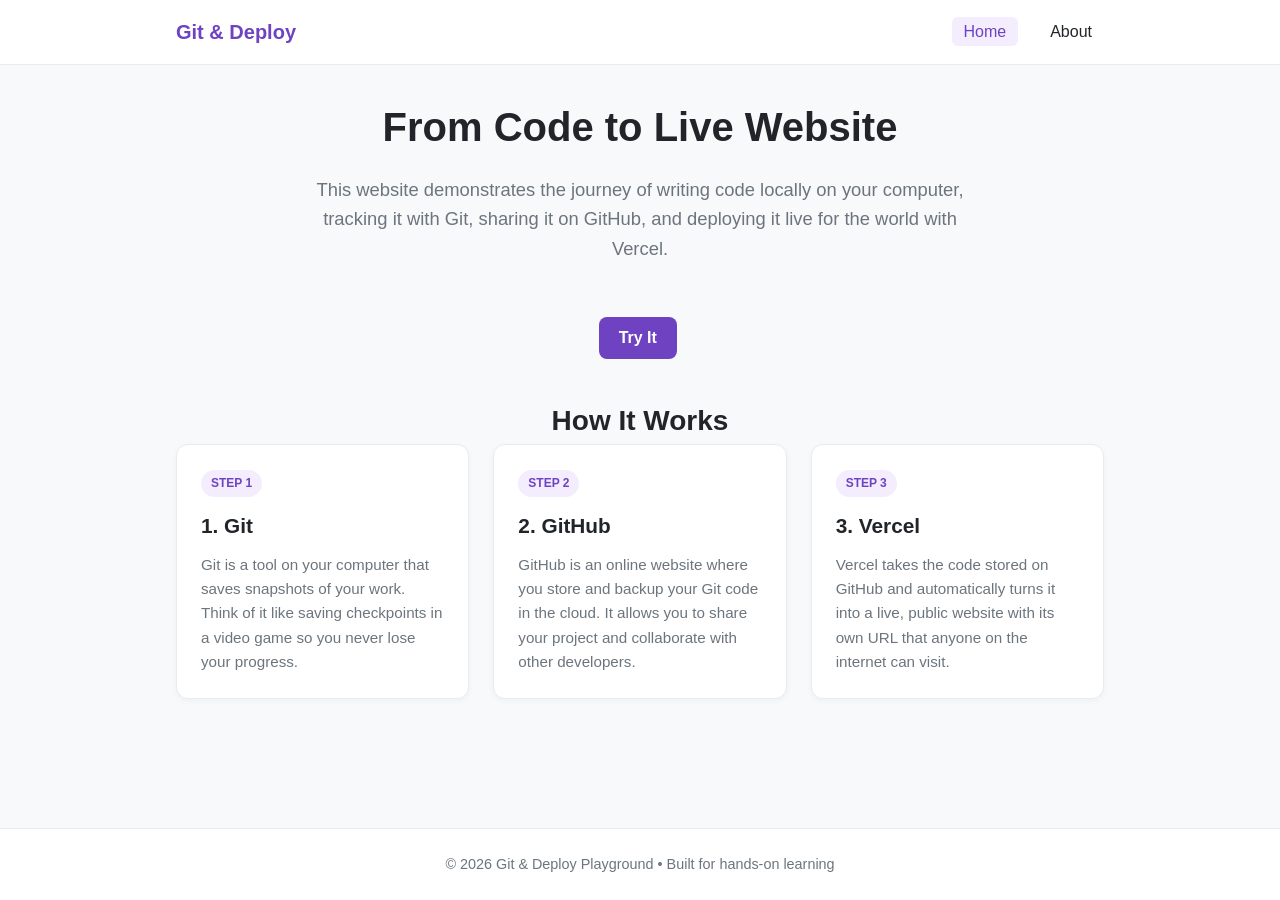
<file: index.html>
<!DOCTYPE html>
<html lang="en">
<head>
  <meta charset="UTF-8">
  <meta name="viewport" content="width=device-width, initial-scale=1.0">
  <title>Git &amp; Deploy Playground</title>
  <!-- Link to external stylesheet -->
  <link rel="stylesheet" href="style.css">
</head>
<body>

  <!-- Navigation bar -->
  <header class="navbar">
    <div class="nav-container">
      <a href="index.html" class="logo">Git &amp; Deploy</a>
      <nav>
        <ul class="nav-links">
          <li><a href="index.html" class="active">Home</a></li>
          <li><a href="about.html">About</a></li>
        </ul>
      </nav>
    </div>
  </header>

  <main>
    <!-- Hero Section -->
    <section class="hero">
      <div class="container">
        <h1>From Code to Live Website</h1>
        <p class="hero-subtitle">
          This website demonstrates the journey of writing code locally on your computer,
          tracking it with Git, sharing it on GitHub, and deploying it live for the world with Vercel.
        </p>
        <button id="try-btn" class="btn">Try It</button>
        <!-- This message area is updated by JavaScript when the button is clicked -->
        <p id="interactive-message" class="message-box" aria-live="polite"></p>
      </div>
    </section>

    <!-- Concepts Section -->
    <section class="concepts">
      <div class="container">
        <h2>How It Works</h2>
        <div class="card-grid">

          <article class="card">
            <span class="card-tag">Step 1</span>
            <h3>1. Git</h3>
            <p>
              Git is a tool on your computer that saves snapshots of your work.
              Think of it like saving checkpoints in a video game so you never lose your progress.
            </p>
          </article>

          <article class="card">
            <span class="card-tag">Step 2</span>
            <h3>2. GitHub</h3>
            <p>
              GitHub is an online website where you store and backup your Git code in the cloud.
              It allows you to share your project and collaborate with other developers.
            </p>
          </article>

          <article class="card">
            <span class="card-tag">Step 3</span>
            <h3>3. Vercel</h3>
            <p>
              Vercel takes the code stored on GitHub and automatically turns it into a live,
              public website with its own URL that anyone on the internet can visit.
            </p>
          </article>

        </div>
      </div>
    </section>
  </main>

  <!-- Footer -->
  <footer class="footer">
    <div class="container">
      <p>&copy; 2026 Git &amp; Deploy Playground &bull; Built for hands-on learning</p>
    </div>
  </footer>

  <!-- Link to external JavaScript -->
  <script src="script.js"></script>
</body>
</html>
</file>
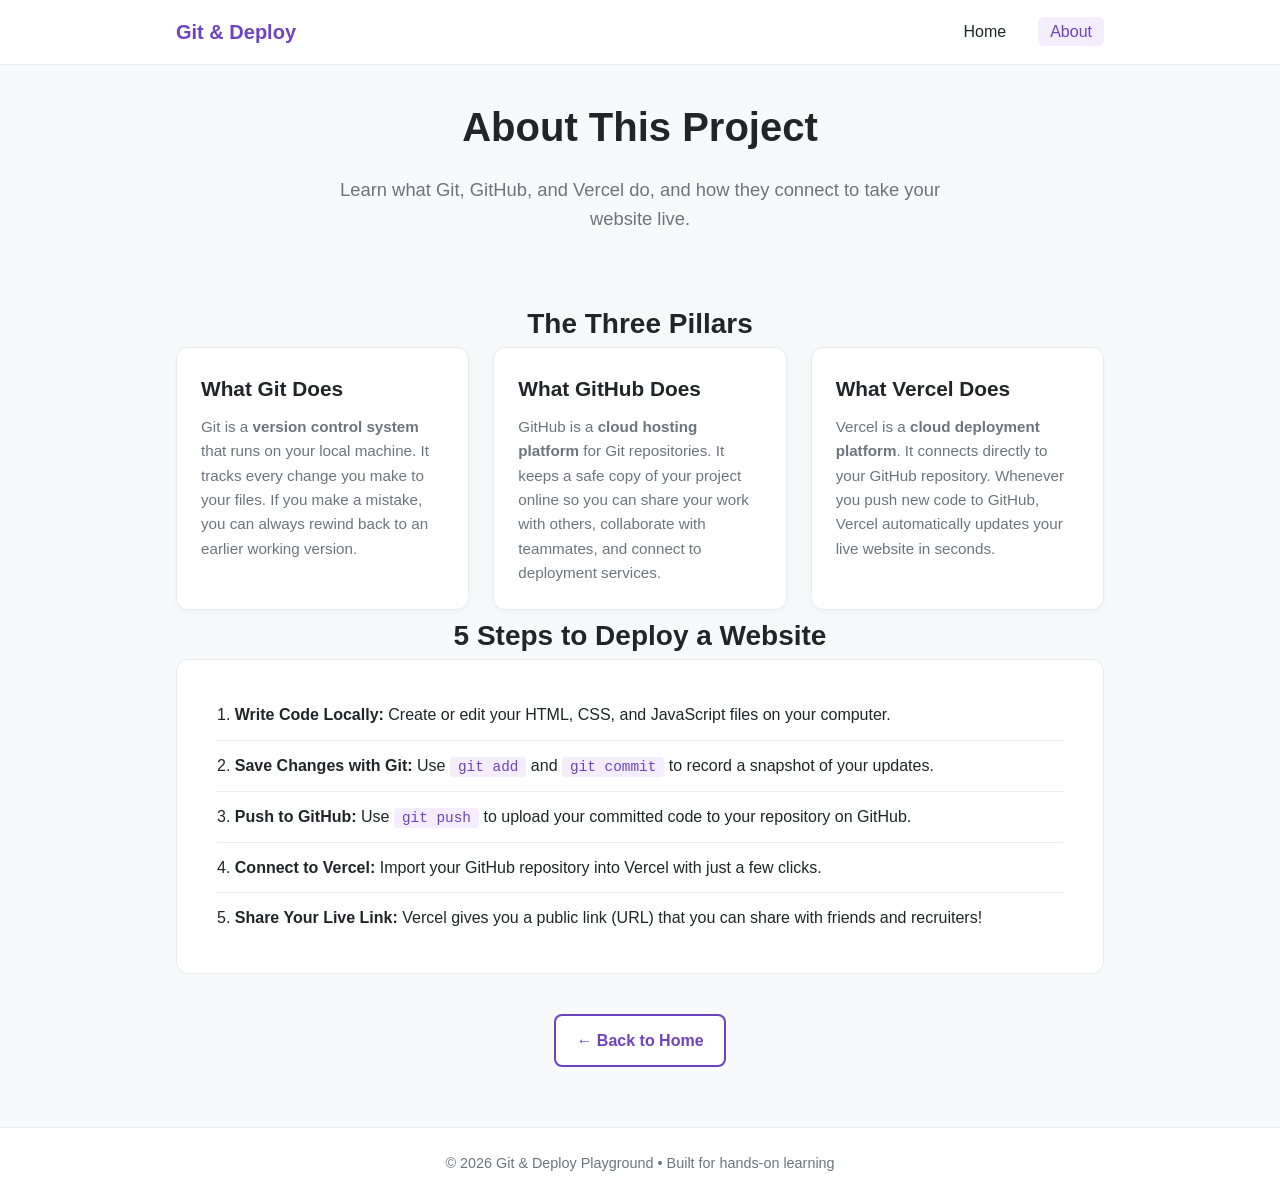
<file: about.html>
<!DOCTYPE html>
<html lang="en">
<head>
  <meta charset="UTF-8">
  <meta name="viewport" content="width=device-width, initial-scale=1.0">
  <title>About - Git &amp; Deploy Playground</title>
  <!-- Link to external stylesheet -->
  <link rel="stylesheet" href="style.css">
</head>
<body>

  <!-- Navigation bar -->
  <header class="navbar">
    <div class="nav-container">
      <a href="index.html" class="logo">Git &amp; Deploy</a>
      <nav>
        <ul class="nav-links">
          <li><a href="index.html">Home</a></li>
          <li><a href="about.html" class="active">About</a></li>
        </ul>
      </nav>
    </div>
  </header>

  <main>
    <section class="page-header">
      <div class="container">
        <h1>About This Project</h1>
        <p class="hero-subtitle">
          Learn what Git, GitHub, and Vercel do, and how they connect to take your website live.
        </p>
      </div>
    </section>

    <section class="about-content">
      <div class="container">

        <!-- Explanation Section -->
        <div class="content-block">
          <h2>The Three Pillars</h2>
          <div class="card-grid">

            <article class="card">
              <h3>What Git Does</h3>
              <p>
                Git is a <strong>version control system</strong> that runs on your local machine.
                It tracks every change you make to your files. If you make a mistake, you can always
                rewind back to an earlier working version.
              </p>
            </article>

            <article class="card">
              <h3>What GitHub Does</h3>
              <p>
                GitHub is a <strong>cloud hosting platform</strong> for Git repositories.
                It keeps a safe copy of your project online so you can share your work with others,
                collaborate with teammates, and connect to deployment services.
              </p>
            </article>

            <article class="card">
              <h3>What Vercel Does</h3>
              <p>
                Vercel is a <strong>cloud deployment platform</strong>.
                It connects directly to your GitHub repository. Whenever you push new code to GitHub,
                Vercel automatically updates your live website in seconds.
              </p>
            </article>

          </div>
        </div>

        <!-- Steps to Deploy -->
        <div class="content-block steps-section">
          <h2>5 Steps to Deploy a Website</h2>
          <ol class="steps-list">
            <li>
              <strong>Write Code Locally:</strong>
              Create or edit your HTML, CSS, and JavaScript files on your computer.
            </li>
            <li>
              <strong>Save Changes with Git:</strong>
              Use <code>git add</code> and <code>git commit</code> to record a snapshot of your updates.
            </li>
            <li>
              <strong>Push to GitHub:</strong>
              Use <code>git push</code> to upload your committed code to your repository on GitHub.
            </li>
            <li>
              <strong>Connect to Vercel:</strong>
              Import your GitHub repository into Vercel with just a few clicks.
            </li>
            <li>
              <strong>Share Your Live Link:</strong>
              Vercel gives you a public link (URL) that you can share with friends and recruiters!
            </li>
          </ol>
        </div>

        <!-- Back to Home Button -->
        <div class="action-center">
          <a href="index.html" class="btn btn-secondary">&larr; Back to Home</a>
        </div>

      </div>
    </section>
  </main>

  <!-- Footer -->
  <footer class="footer">
    <div class="container">
      <p>&copy; 2026 Git &amp; Deploy Playground &bull; Built for hands-on learning</p>
    </div>
  </footer>

</body>
</html>
</file>
<file: style.css>
/* ========================================================
   Git & Deploy Playground - Stylesheet
   Designed to be simple, clean, and easy for beginners to edit!
   ======================================================== */

/* --- 1. CSS Variables (Colors & Fonts) --- */
:root {
  --bg-color: #f8f9fa;
  /* Light background */
  --card-bg: #ffffff;
  /* Pure white for cards & navbar */
  --text-main: #212529;
  /* Dark, readable body text */
  --text-muted: #6c757d;
  /* Softer grey for subtitles */
  --purple-accent: #6f42c1;
  /* Main purple accent color */
  --purple-hover: #59359a;
  /* Darker purple for button hover */
  --purple-light: #f3edfd;
  /* Light purple for tags and highlights */
  --border-color: #e9ecef;
  /* Subtle border line */
  --font-family: -apple-system, BlinkMacSystemFont, "Segoe UI", Roboto, Oxygen, Ubuntu, Cantarell, "Helvetica Neue", sans-serif;
}

/* --- 2. Base & Reset Styles --- */
* {
  box-sizing: border-box;
  margin: 0;
  padding: 0;
}

body {
  font-family: var(--font-family);
  background-color: var(--bg-color);
  color: var(--text-main);
  line-height: 1.6;
  min-height: 100vh;
  display: flex;
  flex-direction: column;
}

main {
  flex: 1;
  /* Pushes the footer to the bottom */
}

/* Reusable layout container */
.container {
  width: 90%;
  max-width: 960px;
  margin: 0 auto;
  padding: 0 16px;
}

/* --- 3. Navigation Bar --- */
.navbar {
  background-color: var(--card-bg);
  border-bottom: 1px solid var(--border-color);
  padding: 16px 0;
}

.nav-container {
  width: 90%;
  max-width: 960px;
  margin: 0 auto;
  padding: 0 16px;
  display: flex;
  justify-content: space-between;
  align-items: center;
}

.logo {
  font-size: 1.25rem;
  font-weight: 700;
  color: var(--purple-accent);
  text-decoration: none;
}

.nav-links {
  list-style: none;
  display: flex;
  gap: 20px;
}

.nav-links a {
  text-decoration: none;
  color: var(--text-main);
  font-weight: 500;
  padding: 6px 12px;
  border-radius: 6px;
  transition: color 0.2s ease, background-color 0.2s ease;
}

.nav-links a:hover,
.nav-links a.active {
  color: var(--purple-accent);
  background-color: var(--purple-light);
}

/* --- 4. Hero & Page Header Sections --- */
.hero,
.page-header {
  text-align: center;
  padding: 30px 0 10px 0;
}

.hero h1,
.page-header h1 {
  font-size: 2.5rem;
  color: var(--text-main);
  margin-bottom: 16px;
  font-weight: 700;
}

.hero-subtitle {
  font-size: 1.15rem;
  color: var(--text-muted);
  max-width: 650px;
  margin: 0 auto 28px auto;
}

/* --- 5. Buttons & Interactive Elements --- */
.btn {
  display: inline-block;
  background-color: var(--purple-accent);
  color: #ffffff;
  border: none;
  padding: 12px 20px;
  font-size: 1rem;
  font-weight: 600;
  border-radius: 8px;
  cursor: pointer;
  text-decoration: none;
  transition: background-color 0.2s ease;
}

.btn:hover {
  background-color: var(--purple-hover);
}

.btn-secondary {
  background-color: #ffffff;
  color: var(--purple-accent);
  border: 2px solid var(--purple-accent);
}

.btn-secondary:hover {
  background-color: var(--purple-light);
}

/* Message container displayed when button is clicked */
.message-box {
  margin-top: 24px;
  display: inline-block;
  font-size: 1.05rem;
  font-weight: 500;
  color: var(--purple-accent);
  min-height: 28px;
}

.message-box.active {
  display: inline-block;
  padding: 12px 20px;
  background-color: var(--purple-light);
  border: 1px solid #d4c0f5;
  border-radius: 8px;
}

/* --- 6. Content Cards & Grid --- */
.concepts,
.about-content {
  padding: 30px 0 60px 0;
  margin: 0px;
}

.concepts h2,
.content-block h2 {
  font-size: 1.75rem;
  margin: 0px;
  text-align: center;
  margin-bottom: 32px;
  color: var(--text-main);
  margin: 0px;
}

.card-grid {
  display: grid;
  grid-template-columns: repeat(auto-fit, minmax(260px, 1fr));
  gap: 24px;
}

.card {
  background-color: var(--card-bg);
  border: 1px solid var(--border-color);
  border-radius: 12px;
  padding: 24px;
  position: relative;
  box-shadow: 0 2px 6px rgba(0, 0, 0, 0.04);
}

.card-tag {
  display: inline-block;
  background-color: var(--purple-light);
  color: var(--purple-accent);
  font-size: 0.75rem;
  font-weight: 700;
  text-transform: uppercase;
  padding: 4px 10px;
  border-radius: 20px;
  margin-bottom: 12px;
}

.card h3 {
  font-size: 1.3rem;
  color: var(--text-main);
  margin-bottom: 10px;
}

.card p {
  color: var(--text-muted);
  font-size: 0.95rem;
}

/* --- 7. Steps List (About Page) --- */
.steps-section {
  margin-top: 4px;
}

.steps-list {
  background-color: var(--card-bg);
  border: 1px solid var(--border-color);
  border-radius: 12px;
  padding: 30px 40px;
  list-style-position: inside;
}

.steps-list li {
  padding: 12px 0;
  border-bottom: 1px solid var(--border-color);
  font-size: 1rem;
}

.steps-list li:last-child {
  border-bottom: none;
}

.steps-list code {
  background-color: var(--purple-light);
  color: var(--purple-accent);
  padding: 2px 8px;
  border-radius: 4px;
  font-size: 0.9rem;
  font-family: Consolas, Monaco, monospace;
}

.action-center {
  text-align: center;
  margin-top: 40px;
}

/* --- 8. Footer --- */
.footer {
  background-color: var(--card-bg);
  border-top: 1px solid var(--border-color);
  text-align: center;
  padding: 24px 0;
  font-size: 0.9rem;
  color: var(--text-muted);
}

/* --- 9. Responsive Adjustments for Mobile --- */
@media (max-width: 600px) {

  .hero h1,
  .page-header h1 {
    font-size: 1.9rem;
  }

  .hero-subtitle {
    font-size: 1rem;
  }

  .nav-container {
    flex-direction: column;
    gap: 12px;
  }

  .steps-list {
    padding: 20px;
  }
}
</file>
